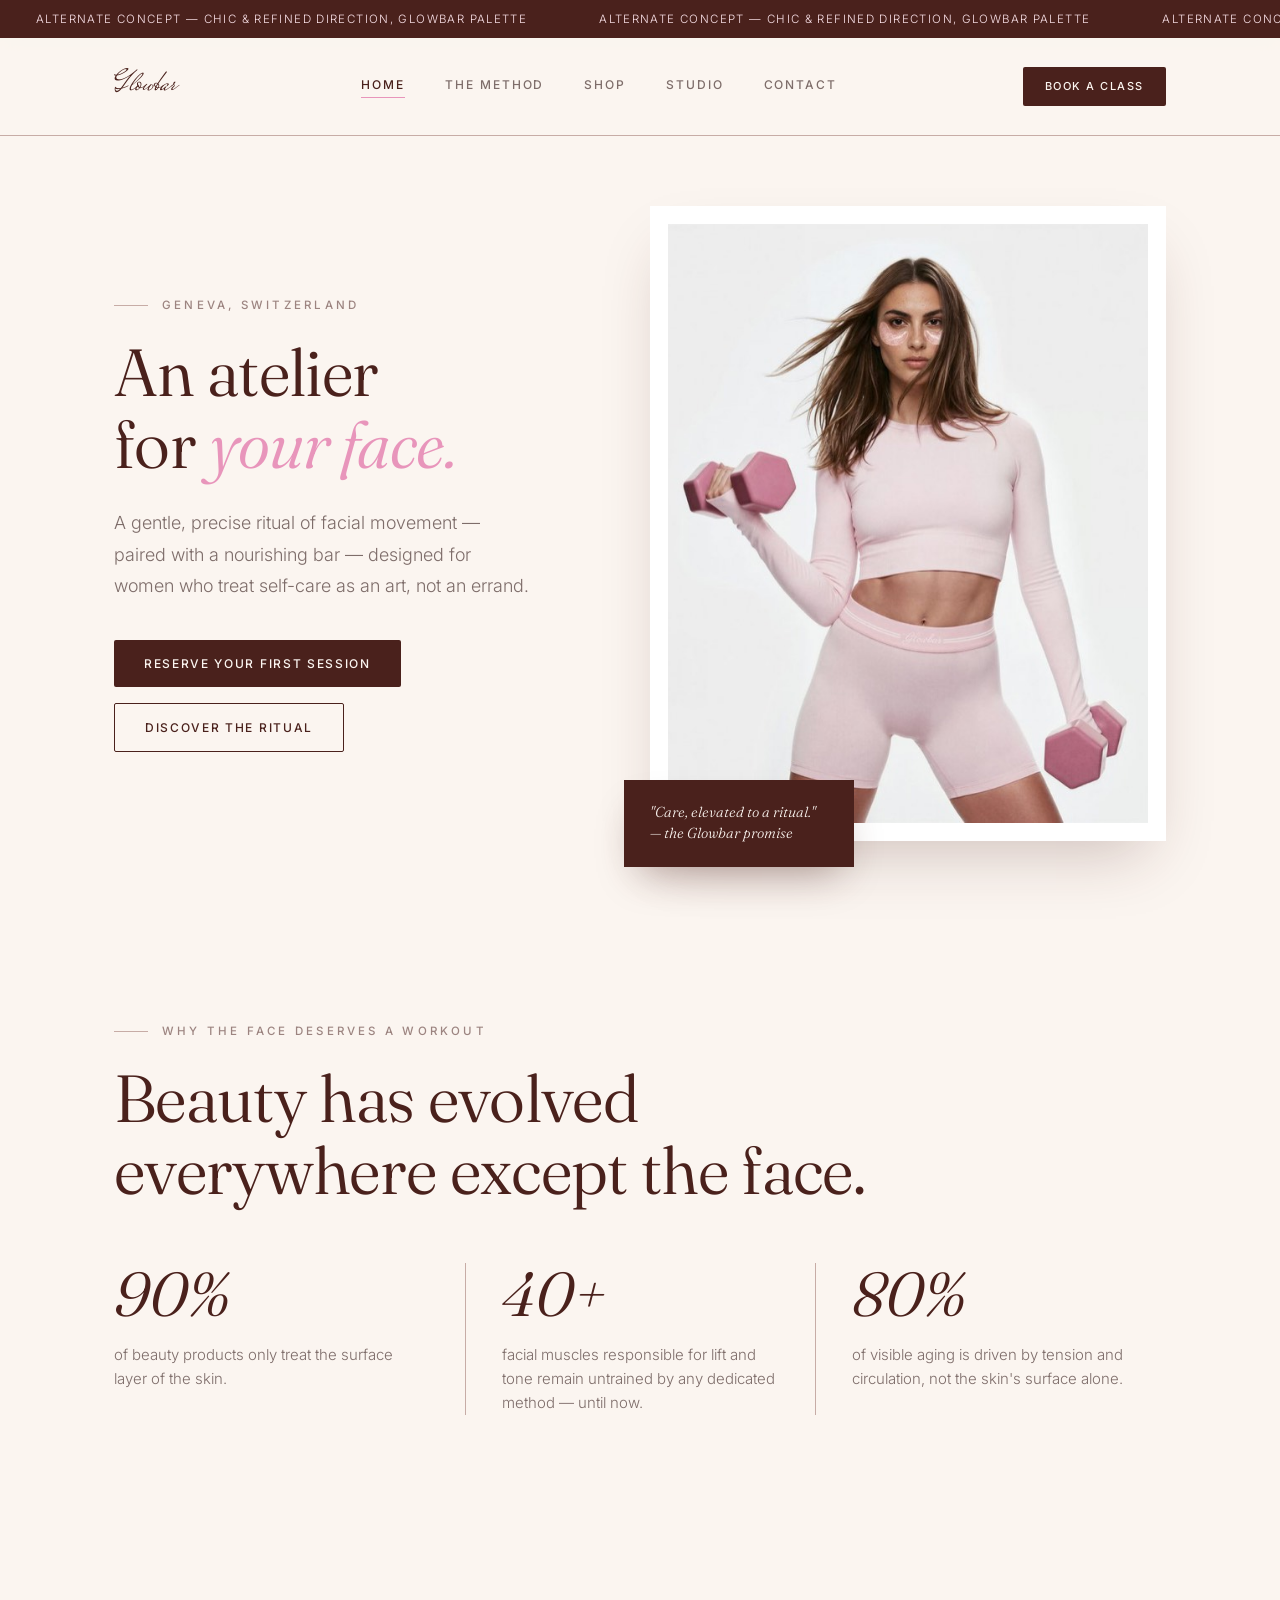
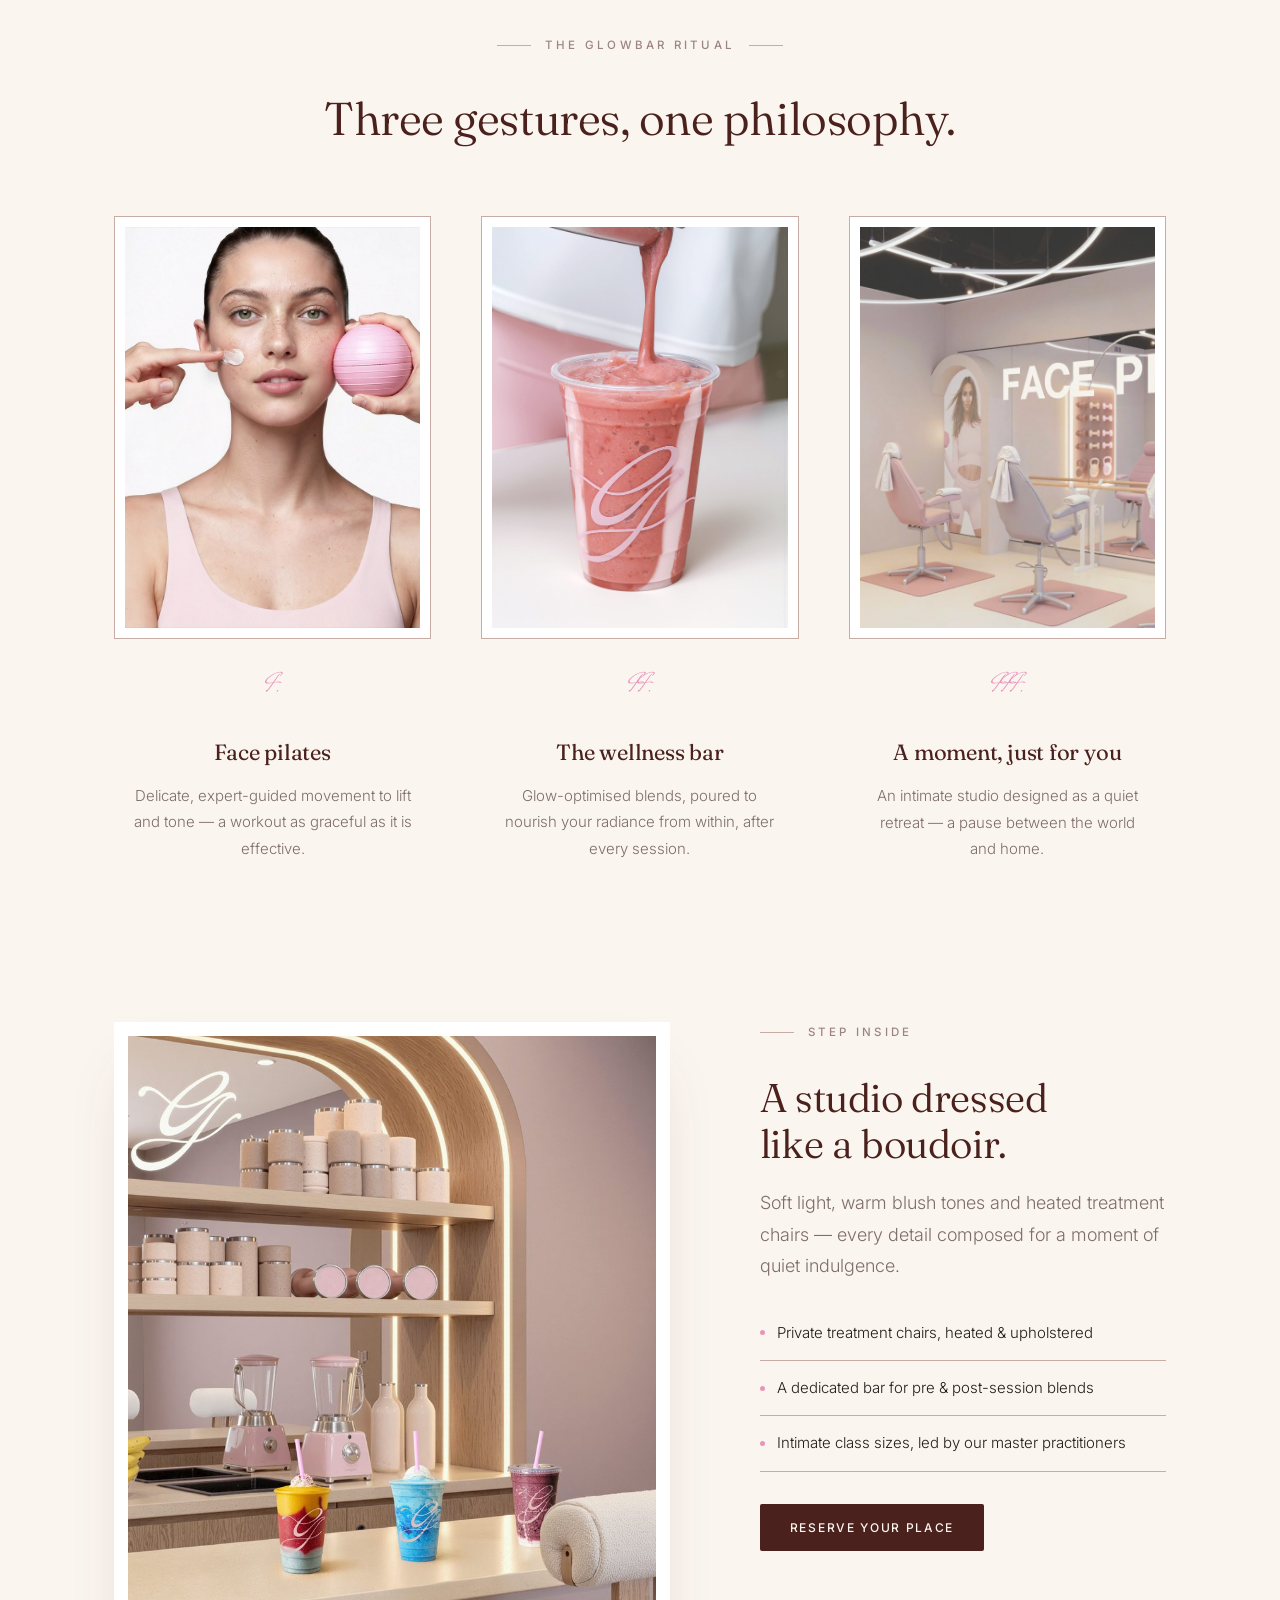
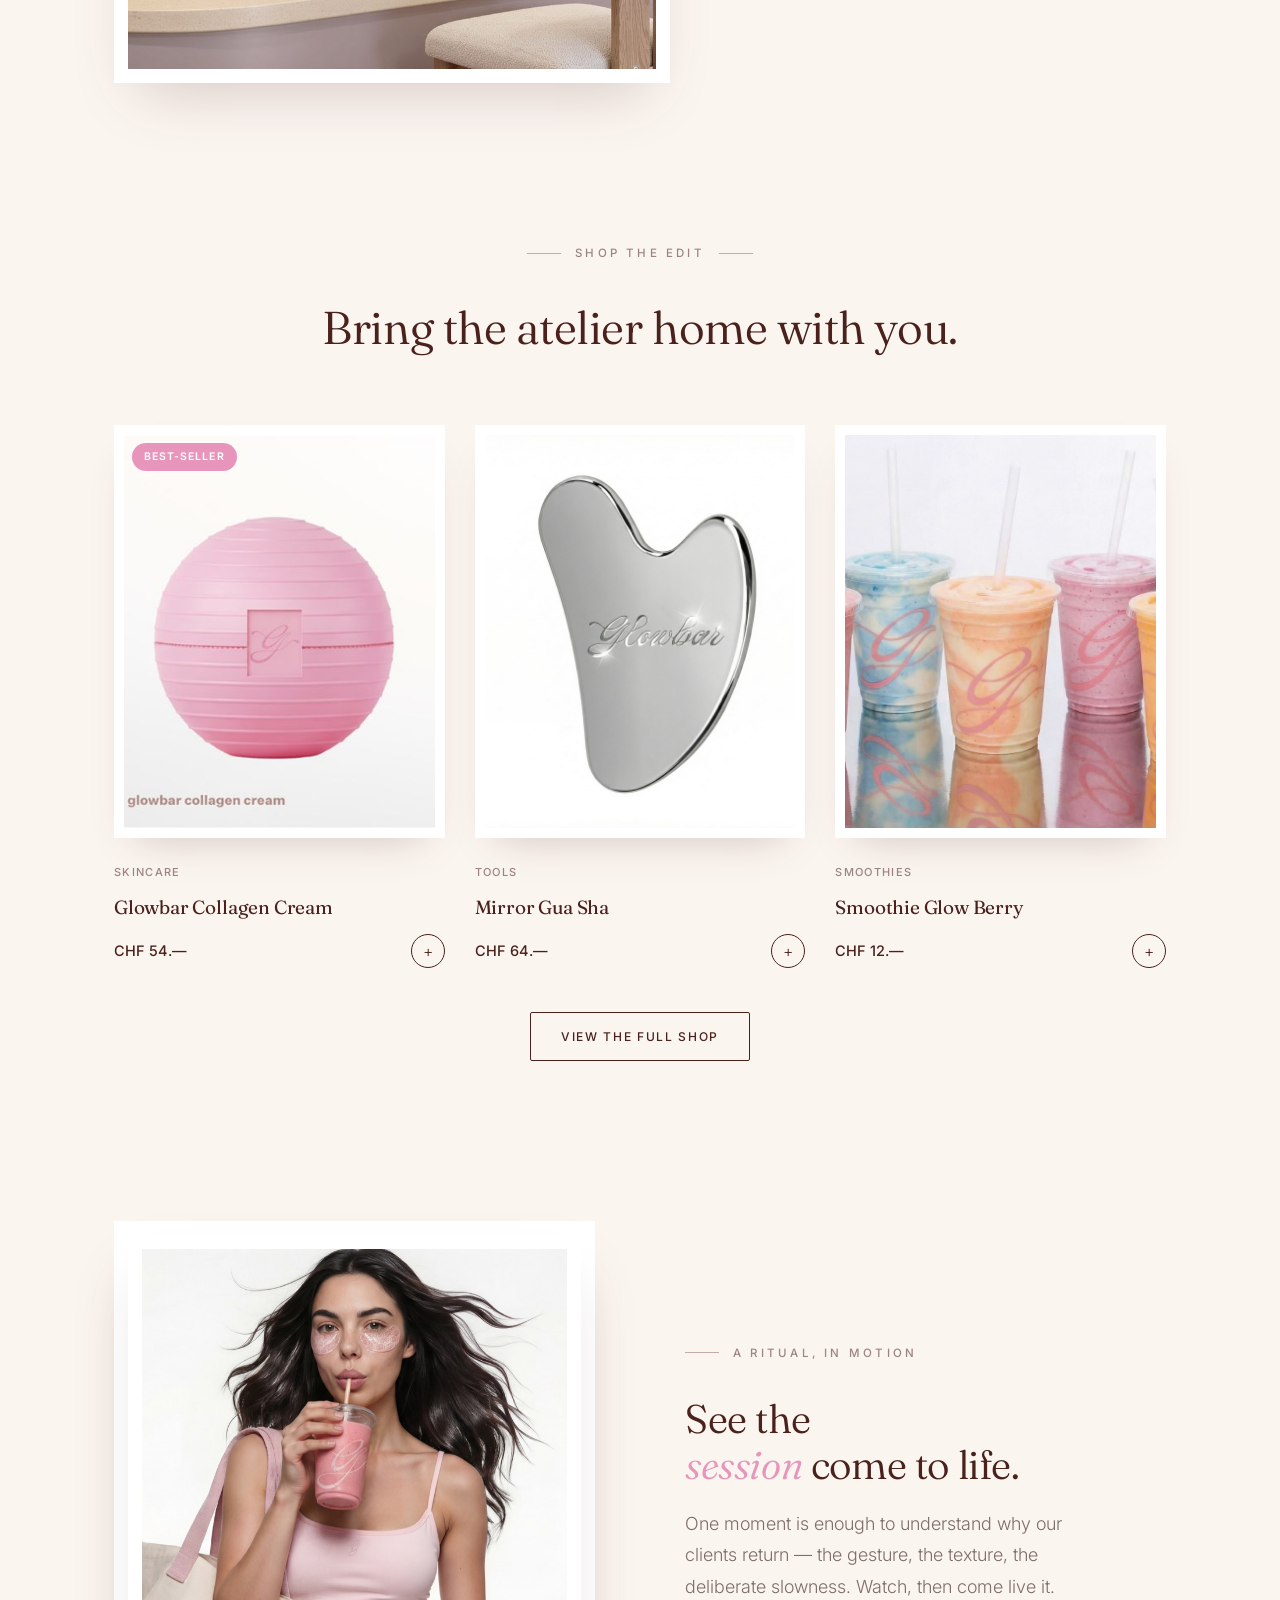
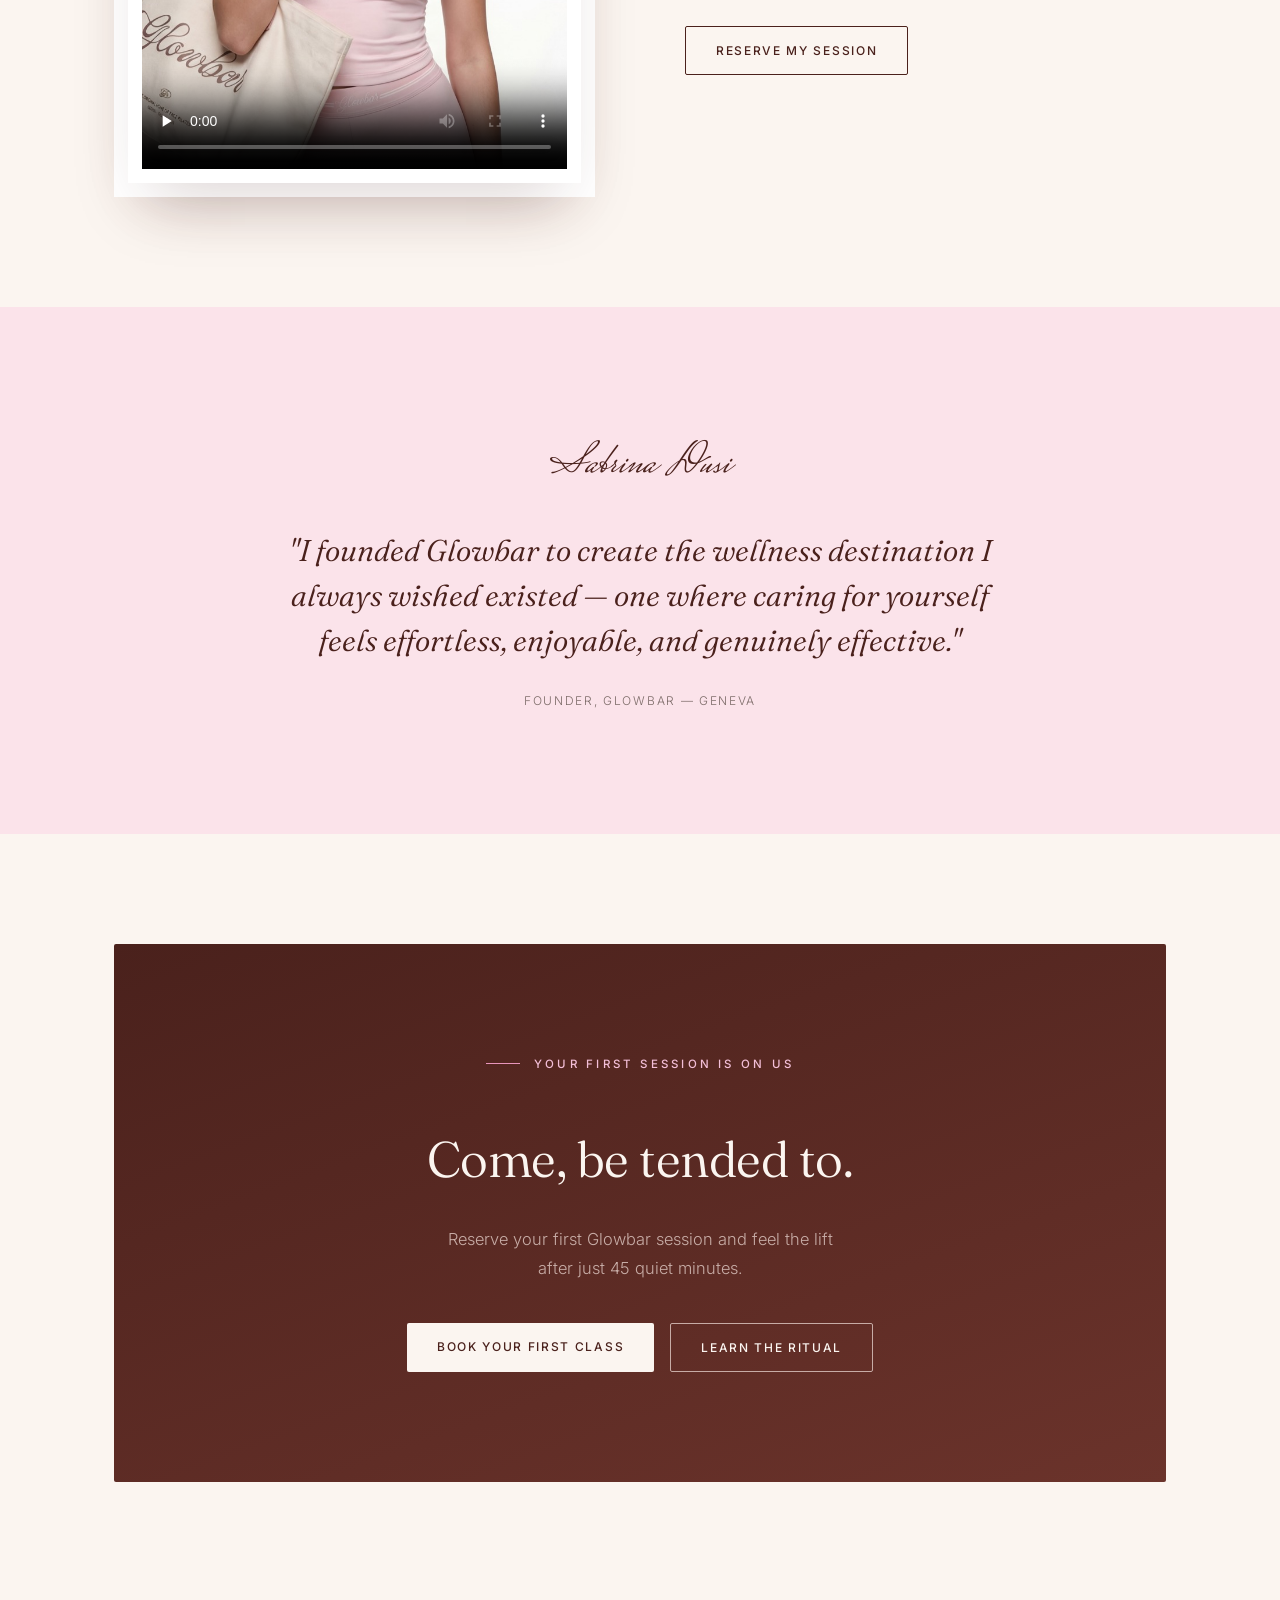
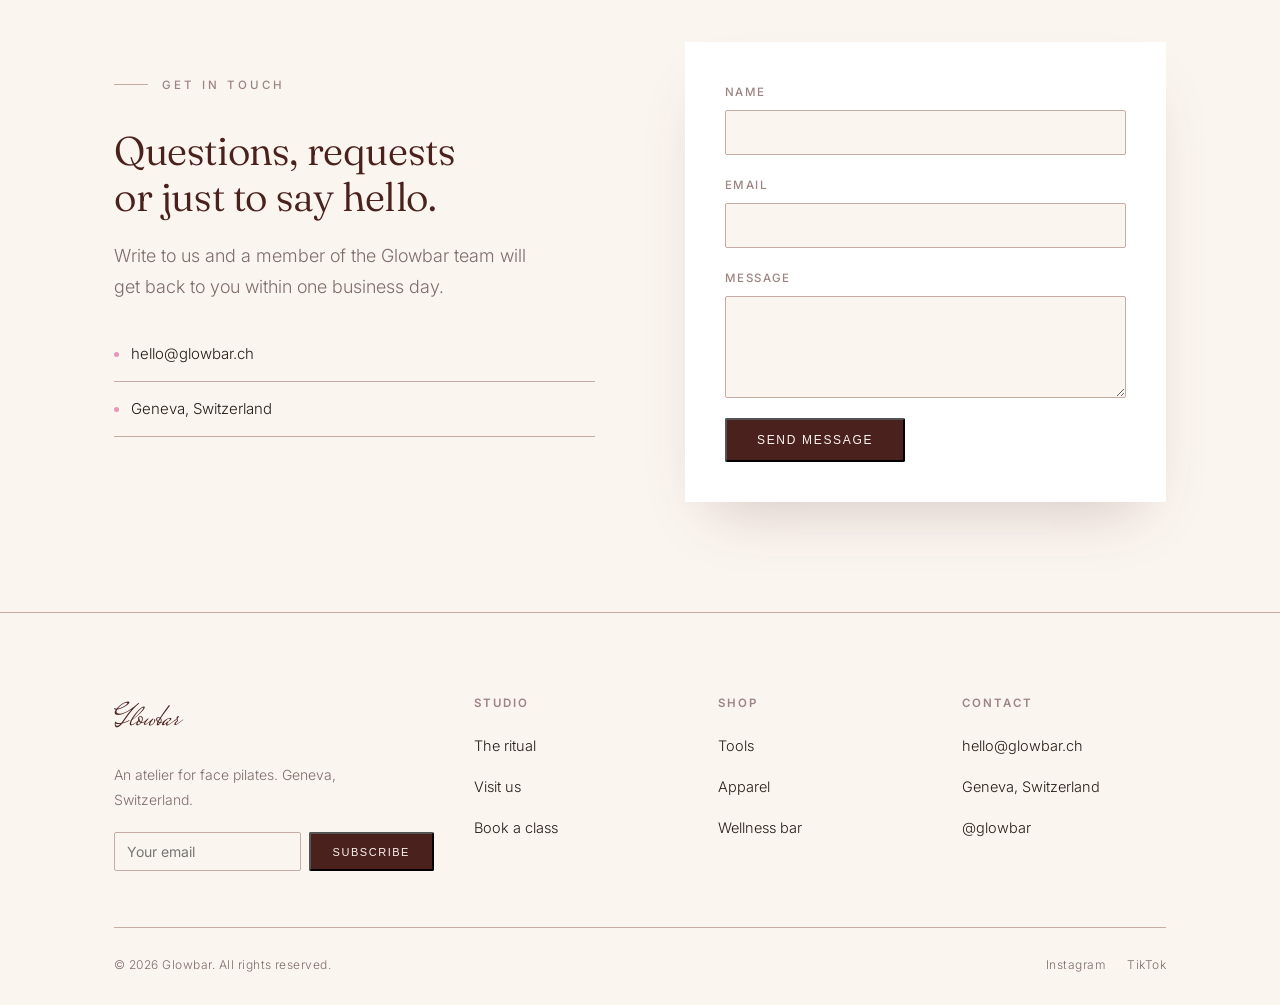
<file: index.html>
<!DOCTYPE html>
<html lang="en">
<head>
<meta charset="UTF-8">
<meta name="viewport" content="width=device-width, initial-scale=1.0">
<title>Glowbar — Home of Face Pilates | Geneva</title>
<meta name="description" content="Glowbar — Geneva's atelier of face pilates. An intimate ritual of movement, nourishment and grace.">
<link rel="preconnect" href="https://fonts.googleapis.com">
<link rel="preconnect" href="https://fonts.gstatic.com" crossorigin>
<link href="https://fonts.googleapis.com/css2?family=Fraunces:ital,opsz,wght@0,9..144,300;0,9..144,340;0,9..144,400;0,9..144,500;0,9..144,600;1,9..144,300;1,9..144,400;1,9..144,500&family=Inter:wght@300;400;500;600&family=Mrs+Saint+Delafield&display=swap" rel="stylesheet">
<style>
  :root{
    --cream:        #FBF5F0;
    --cream-deep:   #F3E9E2;
    --blush:        #FBE3EA;
    --pink:         #F3BFD8;
    --pink-deep:    #E895BB;
    --mauve:        #C7ACA6;
    --mauve-deep:   #9C8480;
    --taupe:        #7E6D6A;
    --oxblood:      #4A211C;
    --oxblood-2:    #6B332B;
    --ink:          #241C1A;
    --white:        #FFFFFF;

    --font-display: 'Fraunces', serif;
    --font-script:  'Mrs Saint Delafield', cursive;
    --font-body:    'Inter', sans-serif;
    --ease: cubic-bezier(.16,.8,.3,1);
  }
  *,*::before,*::after{box-sizing:border-box;}
  html{scroll-behavior:smooth;overflow-anchor:none;}
  body{
    margin:0;background:var(--cream);color:var(--ink);
    font-family:var(--font-body);font-weight:300;
    font-size:16.5px;line-height:1.75;-webkit-font-smoothing:antialiased;
  }
  img{max-width:100%;display:block;}
  a{color:inherit;text-decoration:none;}
  ::selection{background:var(--pink);color:var(--oxblood);}
  .container{max-width:1180px;margin:0 auto;padding:0 clamp(20px,5vw,64px);}
  .eyebrow{
    display:flex;align-items:center;gap:14px;
    font-family:var(--font-body);font-size:11.5px;letter-spacing:.28em;text-transform:uppercase;
    color:var(--mauve-deep);margin-bottom:22px;font-weight:500;
  }
  .eyebrow::before, .eyebrow.center::after{content:"";width:34px;height:1px;background:var(--mauve);}
  .eyebrow.center{justify-content:center;}
  .center{text-align:center;}
  h1,h2,h3{font-family:var(--font-display);font-weight:400;letter-spacing:-0.01em;color:var(--oxblood);}
  em{font-style:italic;color:var(--pink-deep);}
  .script{font-family:var(--font-script);color:var(--oxblood);}

  /* HEADER */
  header{
    position:sticky;top:0;z-index:50;
    background:rgba(251,245,240,.9);backdrop-filter:blur(10px);
    border-bottom:1px solid var(--mauve);
  }
  .nav{display:flex;align-items:center;justify-content:space-between;padding:22px clamp(20px,5vw,64px);max-width:1180px;margin:0 auto;}
  .nav-logo{font-family:var(--font-script);font-size:30px;color:var(--oxblood);}
  .nav-links{display:flex;gap:40px;font-size:12px;letter-spacing:.16em;text-transform:uppercase;font-weight:500;}
  .nav-links a{position:relative;color:var(--taupe);padding-bottom:3px;}
  .nav-links a::after{
    content:"";position:absolute;left:0;right:0;bottom:0;height:1px;background:var(--pink-deep);
    transform:scaleX(0);transform-origin:left;transition:transform .35s var(--ease);
  }
  .nav-links a:hover::after, .nav-links a.active::after{transform:scaleX(1);}
  .nav-links a.active{color:var(--oxblood);}
  .nav-right{display:flex;align-items:center;gap:18px;}
  .nav-toggle{
    display:none;flex-direction:column;gap:5px;background:none;border:none;cursor:pointer;padding:8px;
  }
  .nav-toggle span{width:22px;height:1.5px;background:var(--oxblood);display:block;transition:transform .3s var(--ease),opacity .3s var(--ease);}
  .nav-toggle.open span:nth-child(1){transform:translateY(6.5px) rotate(45deg);}
  .nav-toggle.open span:nth-child(2){opacity:0;}
  .nav-toggle.open span:nth-child(3){transform:translateY(-6.5px) rotate(-45deg);}
  .mobile-panel{
    display:none;flex-direction:column;border-top:1px solid var(--mauve);background:var(--cream);
  }
  .mobile-panel.open{display:flex;}
  .mobile-panel a{
    padding:16px clamp(20px,5vw,64px);border-bottom:1px solid var(--mauve);
    font-size:13px;letter-spacing:.1em;text-transform:uppercase;font-weight:500;color:var(--ink);
  }
  .mobile-panel a.active{color:var(--oxblood);}
  .btn{
    display:inline-block;font-size:12px;letter-spacing:.14em;text-transform:uppercase;font-weight:500;
    padding:13px 30px;border-radius:2px;transition:all .3s var(--ease);
  }
  .btn-primary{background:var(--oxblood);color:var(--cream);}
  .btn-primary:hover{background:var(--oxblood-2);}
  .btn-outline{border:1px solid var(--oxblood);color:var(--oxblood);}
  .btn-outline:hover{background:var(--oxblood);color:var(--cream);}
  .btn-sm{padding:10px 22px;font-size:11px;}

  /* HERO */
  .hero{padding:70px 0 110px;position:relative;}
  .hero-grid{display:grid;grid-template-columns:.95fr 1.05fr;gap:70px;align-items:center;}
  .display{font-size:clamp(42px,5.2vw,68px);line-height:1.08;margin:0 0 26px;font-weight:340;}
  .hero-stats .display{max-width:780px;}
  .stats-row{
    display:grid;grid-template-columns:repeat(3,1fr);gap:0;margin-top:56px;
  }
  .stat-block{
    padding:0 36px;border-left:1px solid var(--mauve);
  }
  .stat-block:first-child{padding-left:0;border-left:none;}
  .stat-number{
    display:block;font-family:var(--font-display);font-style:italic;font-weight:340;
    font-size:clamp(40px,5vw,62px);color:var(--oxblood);line-height:1;margin-bottom:18px;
  }
  .stat-block p{color:var(--taupe);font-size:15px;line-height:1.6;margin:0;}
  @media (max-width:900px){
    .stats-row{grid-template-columns:1fr;gap:36px;}
    .stat-block{padding-left:0;border-left:none;padding-top:28px;border-top:1px solid var(--mauve);}
    .stat-block:first-child{padding-top:0;border-top:none;}
  }
  .lede{font-size:18px;color:var(--taupe);max-width:420px;margin-bottom:38px;font-weight:300;}
  .cta-row{display:flex;gap:16px;flex-wrap:wrap;}
  .hero-media{position:relative;}
  .hero-media .frame{
    position:relative;padding:18px;background:var(--white);
    box-shadow:0 30px 60px -20px rgba(74,33,28,.25);
  }
  .hero-media img{aspect-ratio:4/5;object-fit:cover;}
  .hero-media .corner{
    position:absolute;bottom:-26px;left:-26px;
    background:var(--oxblood);color:var(--cream);
    padding:22px 26px;max-width:230px;
    font-family:var(--font-display);font-style:italic;font-size:14.5px;line-height:1.5;
    box-shadow:0 20px 40px -15px rgba(74,33,28,.4);
  }

  /* DIVIDER QUOTE */
  .statement{padding:100px 0;text-align:center;border-top:1px solid var(--mauve);border-bottom:1px solid var(--mauve);}
  .statement p{
    font-family:var(--font-display);font-style:italic;font-weight:340;
    font-size:clamp(24px,3.4vw,38px);line-height:1.35;max-width:820px;margin:0 auto;color:var(--oxblood);
  }

  /* METHOD */
  .section{padding:110px 0;}
  .section-head{max-width:640px;margin:0 auto 70px;}
  .section-head h2{font-size:clamp(30px,3.6vw,46px);line-height:1.15;font-weight:340;}
  .pillars{display:grid;grid-template-columns:repeat(3,1fr);gap:50px;}
  .pillar{text-align:center;}
  .pillar-media{
    aspect-ratio:3/4;overflow:hidden;margin-bottom:26px;
    border:1px solid var(--mauve);padding:10px;background:var(--white);
  }
  .pillar-media img{width:100%;height:100%;object-fit:cover;}
  .pillar .roman{font-family:var(--font-script);font-size:26px;color:var(--pink-deep);display:block;margin-bottom:10px;}
  .pillar h3{font-size:22px;margin-bottom:12px;font-weight:400;}
  .pillar p{color:var(--taupe);font-size:15px;max-width:280px;margin:0 auto;}

  /* SPLIT */
  .split{display:grid;grid-template-columns:1fr 1fr;gap:90px;align-items:center;}
  .split.split-wide{grid-template-columns:1.3fr .95fr;align-items:stretch;}
  .split.split-wide .split-media{height:100%;}
  .split.split-wide .split-media img{height:100%;object-fit:cover;}
  .split-media{padding:14px;background:var(--white);box-shadow:0 30px 60px -25px rgba(74,33,28,.22);}
  .split-media img{aspect-ratio:5/6;object-fit:cover;}
  .split-copy h2{font-size:clamp(28px,3.4vw,40px);line-height:1.15;margin-bottom:20px;font-weight:340;}
  .split-copy .lede{margin-bottom:24px;}
  .split-copy ul{list-style:none;margin:0 0 32px;padding:0;}
  .split-copy li{
    padding:14px 0;border-bottom:1px solid var(--mauve);
    display:flex;align-items:center;gap:12px;color:var(--ink);font-size:15px;
  }
  .split-copy li::before{content:"";width:5px;height:5px;border-radius:50%;background:var(--pink-deep);flex:none;}

  /* ESHOP PREVIEW */
  .eshop-preview{display:grid;grid-template-columns:repeat(3,1fr);gap:30px;}
  .eshop-card-media{
    aspect-ratio:4/5;background:var(--white);padding:10px;margin-bottom:18px;
    box-shadow:0 20px 40px -22px rgba(74,33,28,.25);position:relative;overflow:hidden;
  }
  .eshop-card-media img{width:100%;height:100%;object-fit:cover;transition:transform .5s var(--ease);}
  .eshop-card:hover .eshop-card-media img{transform:scale(1.04);}
  .eshop-card-tag{
    position:absolute;top:18px;left:18px;background:var(--pink-deep);color:var(--white);
    font-size:10.5px;letter-spacing:.1em;text-transform:uppercase;padding:5px 12px;border-radius:999px;font-weight:600;
  }
  .eshop-card .cat{font-size:11px;letter-spacing:.12em;text-transform:uppercase;color:var(--mauve-deep);font-weight:500;}
  .eshop-card h3{font-size:19px;margin:6px 0 10px;font-weight:400;}
  .eshop-card .product-row{display:flex;align-items:center;justify-content:space-between;}
  .eshop-card .price{font-family:var(--font-body);font-size:14.5px;color:var(--oxblood);font-weight:500;}
  .eshop-card .add-link{
    width:34px;height:34px;border-radius:50%;border:1px solid var(--oxblood);color:var(--oxblood);
    display:flex;align-items:center;justify-content:center;font-size:16px;transition:all .25s var(--ease);
  }
  .eshop-card .add-link:hover{background:var(--oxblood);color:var(--cream);transform:rotate(90deg);}

  /* VIDEO FEATURE */
  .video-feature{
    position:relative;padding:14px;background:var(--white);
    box-shadow:0 30px 60px -25px rgba(74,33,28,.22);
  }
  .video-feature video{width:100%;aspect-ratio:9/16;max-height:520px;object-fit:cover;display:block;background:var(--ink);}

  @media (max-width:900px){
    .eshop-preview{grid-template-columns:1fr 1fr;}
  }

  /* FOUNDER QUOTE */
  .quote-section{padding:120px 0;background:var(--blush);}
  .quote-block{max-width:760px;margin:0 auto;text-align:center;}
  .quote-block .script{font-size:44px;display:block;margin-bottom:24px;}
  .quote-block blockquote{
    font-family:var(--font-display);font-style:italic;font-weight:340;
    font-size:clamp(22px,2.8vw,30px);line-height:1.5;color:var(--oxblood);margin:0 0 22px;
  }
  .quote-block cite{font-size:12px;letter-spacing:.14em;text-transform:uppercase;color:var(--taupe);font-style:normal;}

  /* CTA */
  .cta-band{
    background:linear-gradient(160deg,var(--oxblood),var(--oxblood-2));
    color:var(--cream);padding:110px 0;text-align:center;border-radius:2px;
  }
  .cta-band .eyebrow{color:var(--pink);justify-content:center;}
  .cta-band .eyebrow::before, .cta-band .eyebrow::after{background:var(--pink-deep);}
  .cta-band h2{color:var(--cream);font-size:clamp(30px,4.2vw,50px);font-weight:340;margin-bottom:22px;}
  .cta-band p{color:var(--mauve);max-width:420px;margin:0 auto 40px;}
  .cta-band .cta-row{justify-content:center;}
  .btn-light{background:var(--cream);color:var(--oxblood);}
  .btn-light:hover{background:var(--white);}
  .btn-ghost-dark{border:1px solid var(--mauve);color:var(--cream);}
  .btn-ghost-dark:hover{border-color:var(--cream);}

  /* FOOTER */
  footer{padding:80px 0 30px;border-top:1px solid var(--mauve);}
  .footer-top{display:grid;grid-template-columns:1.4fr 1fr 1fr 1fr;gap:40px;padding-bottom:50px;}
  .footer-brand .script{font-size:32px;display:block;margin-bottom:10px;}
  .footer-brand p{color:var(--taupe);font-size:14px;max-width:240px;}
  .footer-col h4{font-size:11.5px;letter-spacing:.18em;text-transform:uppercase;color:var(--mauve-deep);margin:0 0 18px;font-weight:600;}
  .footer-col ul{list-style:none;margin:0;padding:0;}
  .footer-col li{margin-bottom:12px;}
  .footer-col a{color:var(--ink);font-size:14.5px;}
  .footer-col a:hover{color:var(--pink-deep);}
  .footer-bottom{
    display:flex;justify-content:space-between;padding-top:26px;border-top:1px solid var(--mauve);
    font-size:12px;color:var(--taupe);letter-spacing:.04em;
  }
  .footer-social{display:flex;gap:22px;}
  .footer-social a:hover{color:var(--pink-deep);}

  /* FORMS */
  .sr-only{position:absolute;width:1px;height:1px;padding:0;margin:-1px;overflow:hidden;clip:rect(0,0,0,0);white-space:nowrap;border:0;}
  .contact-form-wrap{background:var(--white);padding:40px;box-shadow:0 30px 60px -25px rgba(74,33,28,.22);}
  .contact-form{display:flex;flex-direction:column;gap:20px;}
  .contact-form label{
    display:flex;flex-direction:column;gap:8px;
    font-size:11.5px;letter-spacing:.12em;text-transform:uppercase;color:var(--mauve-deep);font-weight:500;
  }
  .contact-form input,.contact-form textarea{
    font-family:var(--font-body);font-size:15px;color:var(--ink);font-weight:400;
    background:var(--cream);border:1px solid var(--mauve);border-radius:2px;
    padding:12px 14px;resize:vertical;
  }
  .contact-form input:focus,.contact-form textarea:focus{outline:none;border-color:var(--oxblood);}
  .contact-form button{align-self:flex-start;}
  .form-note{color:var(--oxblood);font-size:14px;margin-top:16px;}
  .newsletter-form{display:flex;gap:8px;margin:20px 0 6px;max-width:320px;}
  .newsletter-form input{
    flex:1;min-width:0;font-family:var(--font-body);font-size:14px;color:var(--ink);
    background:var(--cream);border:1px solid var(--mauve);border-radius:2px;padding:10px 12px;
  }
  .newsletter-form input:focus{outline:none;border-color:var(--oxblood);}
  .footer-brand .form-note{font-size:13px;max-width:240px;}
  .banner{
    background:var(--oxblood);color:var(--blush);padding:9px 0;
    font-size:11.5px;letter-spacing:.12em;text-transform:uppercase;
    overflow:hidden;white-space:nowrap;
  }
  .banner .marquee{
    display:inline-flex;width:max-content;
    animation:marquee-scroll 24s linear infinite;
  }
  .banner .marquee span{padding:0 36px;}
  @keyframes marquee-scroll{
    from{transform:translateX(0);}
    to{transform:translateX(-50%);}
  }
  @media (prefers-reduced-motion:reduce){
    .banner .marquee{animation:none;}
  }

  @media (max-width:900px){
    .hero-grid, .split, .split.split-wide, .footer-top{grid-template-columns:1fr;gap:50px;}
    .split.split-wide .split-media{height:auto;}
    .split.split-wide .split-media img{height:auto;aspect-ratio:16/9;}
    .pillars{grid-template-columns:1fr;gap:60px;}
    .nav-links{display:none;}
    .nav-toggle{display:inline-flex;}
    .hero-media .corner{position:static;margin-top:18px;max-width:none;}

    /* homogeneous mobile spacing rhythm */
    .hero{padding:48px 0 56px;}
    .section{padding:64px 0;}
    .statement{padding:56px 0;}
    .quote-section{padding:64px 0;}
    .cta-band{padding:64px 0;}
    footer{padding:56px 0 24px;}
    .footer-top{gap:40px;padding-bottom:36px;}
    .contact-form-wrap{padding:28px;}
    .stats-row{margin-top:40px;}
  }
</style>
</head>
<body>

<div class="banner">
  <div class="marquee" aria-hidden="false">
    <span>Alternate concept — chic &amp; refined direction, Glowbar palette</span>
    <span>Alternate concept — chic &amp; refined direction, Glowbar palette</span>
    <span>Alternate concept — chic &amp; refined direction, Glowbar palette</span>
    <span>Alternate concept — chic &amp; refined direction, Glowbar palette</span>
  </div>
</div>

<header>
  <nav class="nav">
    <a href="#" class="nav-logo">Glowbar</a>
    <div class="nav-links">
      <a href="#" class="active">Home</a>
      <a href="#method">The Method</a>
      <a href="shop.html">Shop</a>
      <a href="#studio">Studio</a>
      <a href="#contact">Contact</a>
    </div>
    <div class="nav-right">
      <a href="#book" class="btn btn-primary btn-sm">Book a class</a>
      <button class="nav-toggle" aria-label="Open menu" aria-expanded="false">
        <span></span><span></span><span></span>
      </button>
    </div>
  </nav>
  <div class="mobile-panel">
    <a href="#" class="active">Home</a>
    <a href="#method">The Method</a>
    <a href="shop.html">Shop</a>
    <a href="#studio">Studio</a>
    <a href="#contact">Contact</a>
    <a href="#book">Book a class</a>
  </div>
</header>

<main>

  <section class="hero">
    <div class="container hero-grid">
      <div class="hero-copy">
        <span class="eyebrow">Geneva, Switzerland</span>
        <h1 class="display">An atelier<br>for <em>your face.</em></h1>
        <p class="lede">A gentle, precise ritual of facial movement — paired with a nourishing bar — designed for women who treat self-care as an art, not an errand.</p>
        <div class="cta-row">
          <a href="#book" class="btn btn-primary">Reserve your first session</a>
          <a href="#method" class="btn btn-outline">Discover the ritual</a>
        </div>
      </div>
      <div class="hero-media">
        <div class="frame">
          <img src="assets/campaign-dumbbells.jpg" alt="Glowbar client holding pink sculpting weights" loading="eager" fetchpriority="high" decoding="async">
        </div>
        <div class="corner">"Care, elevated to a ritual." — the Glowbar promise</div>
      </div>
    </div>
  </section>

  <section class="hero hero-stats">
    <div class="container">
      <span class="eyebrow">Why the face deserves a workout</span>
      <h2 class="display">Beauty has evolved<br>everywhere except the face.</h2>
      <div class="stats-row">
        <div class="stat-block">
          <span class="stat-number">90%</span>
          <p>of beauty products only treat the surface layer of the skin.</p>
        </div>
        <div class="stat-block">
          <span class="stat-number">40+</span>
          <p>facial muscles responsible for lift and tone remain untrained by any dedicated method — until now.</p>
        </div>
        <div class="stat-block">
          <span class="stat-number">80%</span>
          <p>of visible aging is driven by tension and circulation, not the skin's surface alone.</p>
        </div>
      </div>
    </div>
  </section>

<section class="section" id="method">
    <div class="container">
      <div class="section-head center">
        <span class="eyebrow center">The Glowbar Ritual</span>
        <h2>Three gestures, one philosophy.</h2>
      </div>
      <div class="pillars">
        <article class="pillar">
          <div class="pillar-media"><img src="assets/treatment-ball.jpg" alt="Facial sculpting tool applied to the cheek" loading="lazy" decoding="async"></div>
          <span class="roman">I.</span>
          <h3>Face pilates</h3>
          <p>Delicate, expert-guided movement to lift and tone — a workout as graceful as it is effective.</p>
        </article>
        <article class="pillar">
          <div class="pillar-media"><img src="assets/smoothie-pour.jpg" alt="A Glowbar smoothie being poured" loading="lazy" decoding="async"></div>
          <span class="roman">II.</span>
          <h3>The wellness bar</h3>
          <p>Glow-optimised blends, poured to nourish your radiance from within, after every session.</p>
        </article>
        <article class="pillar">
          <div class="pillar-media"><img src="assets/studio-interior.jpg" alt="Glowbar studio interior" loading="lazy" decoding="async"></div>
          <span class="roman">III.</span>
          <h3>A moment, just for you</h3>
          <p>An intimate studio designed as a quiet retreat — a pause between the world and home.</p>
        </article>
      </div>
    </div>
  </section>

  <section class="section" id="studio" style="padding-top:50px;">
    <div class="container">
      <div class="split split-wide">
        <div class="split-media"><img src="assets/wellness-counter.jpg" alt="Glowbar wellness bar counter with neon signage, smoothies and fresh ingredients" loading="lazy" decoding="async"></div>
        <div class="split-copy">
          <span class="eyebrow">Step inside</span>
          <h2>A studio dressed<br>like a boudoir.</h2>
          <p class="lede">Soft light, warm blush tones and heated treatment chairs — every detail composed for a moment of quiet indulgence.</p>
          <ul>
            <li>Private treatment chairs, heated &amp; upholstered</li>
            <li>A dedicated bar for pre &amp; post-session blends</li>
            <li>Intimate class sizes, led by our master practitioners</li>
          </ul>
          <div class="cta-row"><a href="#book" class="btn btn-primary">Reserve your place</a></div>
        </div>
      </div>
    </div>
  </section>

  <section class="section" style="padding-top:50px;">
    <div class="container">
      <div class="section-head center">
        <span class="eyebrow center">Shop the edit</span>
        <h2>Bring the atelier home with you.</h2>
      </div>
      <div class="eshop-preview">
        <article class="eshop-card">
          <div class="eshop-card-media">
            <span class="eshop-card-tag">Best-seller</span>
            <img src="assets/product-collagen-cream.jpg" alt="Glowbar Collagen Cream" loading="lazy" decoding="async" width="800" height="946">
          </div>
          <span class="cat">Skincare</span>
          <h3>Glowbar Collagen Cream</h3>
          <div class="product-row">
            <span class="price">CHF 54.—</span>
            <a href="shop.html" class="add-link" aria-label="Discover Glowbar Collagen Cream">+</a>
          </div>
        </article>
        <article class="eshop-card">
          <div class="eshop-card-media">
            <img src="assets/product-tools-set.jpg" alt="Roller quartz rose, gua sha miroir et bandeau Glowbar" loading="lazy" decoding="async" width="800" height="800">
          </div>
          <span class="cat">Tools</span>
          <h3>Mirror Gua Sha</h3>
          <div class="product-row">
            <span class="price">CHF 64.—</span>
            <a href="shop.html" class="add-link" aria-label="Discover Mirror Gua Sha">+</a>
          </div>
        </article>
        <article class="eshop-card">
          <div class="eshop-card-media">
            <img src="assets/product-smoothie-lineup.jpg" alt="Gamme de smoothies glow Glowbar" loading="lazy" decoding="async" width="800" height="447">
          </div>
          <span class="cat">Smoothies</span>
          <h3>Smoothie Glow Berry</h3>
          <div class="product-row">
            <span class="price">CHF 12.—</span>
            <a href="shop.html" class="add-link" aria-label="Discover Smoothie Glow Berry">+</a>
          </div>
        </article>
      </div>
      <div class="cta-row" style="justify-content:center;margin-top:44px;">
        <a href="shop.html" class="btn btn-outline">View the full shop</a>
      </div>
    </div>
  </section>

  <section class="section" style="padding-top:50px;">
    <div class="container">
      <div class="split">
        <div class="split-media">
          <div class="video-feature">
            <video controls preload="none" poster="assets/campaign-smoothie-tote.jpg" playsinline aria-label="Glowbar — discover the ritual in motion">
              <source src="assets/video/glow-ritual-2.mp4" type="video/mp4">
            </video>
          </div>
        </div>
        <div class="split-copy">
          <span class="eyebrow">A ritual, in motion</span>
          <h2>See the<br><em>session</em> come to life.</h2>
          <p class="lede">One moment is enough to understand why our clients return — the gesture, the texture, the deliberate slowness. Watch, then come live it.</p>
          <div class="cta-row"><a href="#book" class="btn btn-outline">Reserve my session</a></div>
        </div>
      </div>
    </div>
  </section>

  <section class="quote-section">
    <div class="container">
      <div class="quote-block">
        <span class="script">Sabrina Dusi</span>
        <blockquote>"I founded Glowbar to create the wellness destination I always wished existed — one where caring for yourself feels effortless, enjoyable, and genuinely effective."</blockquote>
        <cite>Founder, Glowbar — Geneva</cite>
      </div>
    </div>
  </section>

  <section class="section" id="book">
    <div class="container">
      <div class="cta-band">
        <span class="eyebrow">Your first session is on us</span>
        <h2>Come, be tended to.</h2>
        <p>Reserve your first Glowbar session and feel the lift after just 45 quiet minutes.</p>
        <div class="cta-row">
          <a href="#" class="btn btn-light">Book your first class</a>
          <a href="#method" class="btn btn-ghost-dark">Learn the ritual</a>
        </div>
      </div>
    </div>
  </section>

  <section class="section" id="contact" style="padding-top:50px;">
    <div class="container">
      <div class="split">
        <div class="split-copy">
          <span class="eyebrow">Get in touch</span>
          <h2>Questions, requests<br>or just to say hello.</h2>
          <p class="lede">Write to us and a member of the Glowbar team will get back to you within one business day.</p>
          <ul>
            <li><a href="mailto:hello@glowbar.ch">hello@glowbar.ch</a></li>
            <li>Geneva, Switzerland</li>
          </ul>
        </div>
        <div class="contact-form-wrap">
          <form class="contact-form" data-form>
            <label>Name<input type="text" name="name" autocomplete="name" required></label>
            <label>Email<input type="email" name="email" autocomplete="email" required></label>
            <label>Message<textarea name="message" rows="4" required></textarea></label>
            <button type="submit" class="btn btn-primary">Send message</button>
          </form>
          <p class="form-note" hidden>Thank you — we'll be in touch within one business day.</p>
        </div>
      </div>
    </div>
  </section>

</main>

<footer>
  <div class="container">
    <div class="footer-top">
      <div class="footer-brand">
        <span class="script">Glowbar</span>
        <p>An atelier for face pilates. Geneva, Switzerland.</p>
        <form class="newsletter-form" data-form>
          <label class="sr-only" for="newsletter-email">Email address</label>
          <input type="email" id="newsletter-email" name="email" placeholder="Your email" autocomplete="email" required>
          <button type="submit" class="btn btn-primary btn-sm">Subscribe</button>
        </form>
        <p class="form-note" hidden>You're on the list — welcome to the glow.</p>
      </div>
      <div class="footer-col">
        <h4>Studio</h4>
        <ul>
          <li><a href="#method">The ritual</a></li>
          <li><a href="#studio">Visit us</a></li>
          <li><a href="#book">Book a class</a></li>
        </ul>
      </div>
      <div class="footer-col">
        <h4>Shop</h4>
        <ul>
          <li><a href="shop.html">Tools</a></li>
          <li><a href="shop.html">Apparel</a></li>
          <li><a href="shop.html">Wellness bar</a></li>
        </ul>
      </div>
      <div class="footer-col">
        <h4>Contact</h4>
        <ul>
          <li><a href="mailto:hello@glowbar.ch">hello@glowbar.ch</a></li>
          <li><a href="#">Geneva, Switzerland</a></li>
          <li><a href="#">@glowbar</a></li>
        </ul>
      </div>
    </div>
    <div class="footer-bottom">
      <span>© 2026 Glowbar. All rights reserved.</span>
      <div class="footer-social">
        <a href="#">Instagram</a><a href="#">TikTok</a>
      </div>
    </div>
  </div>
</footer>

<script src="script.js" defer></script>
</body>
</html>
</file>
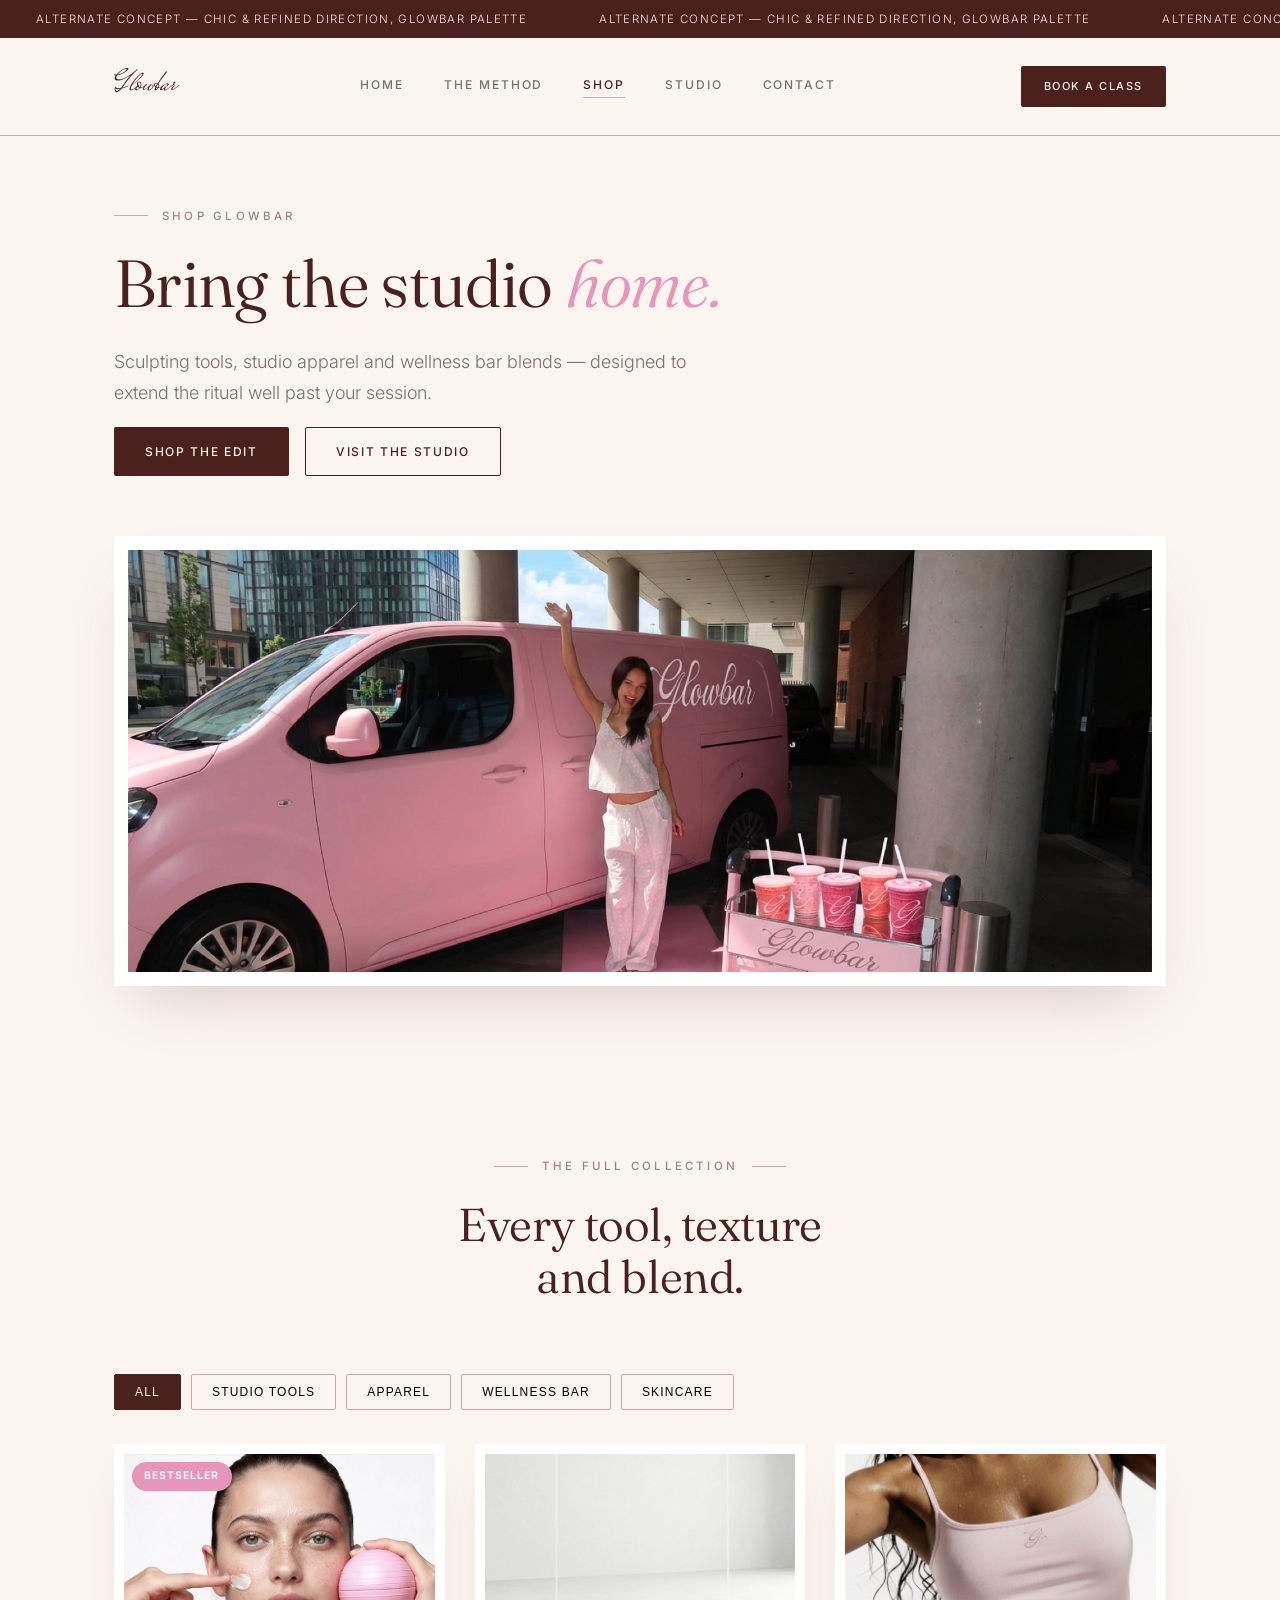
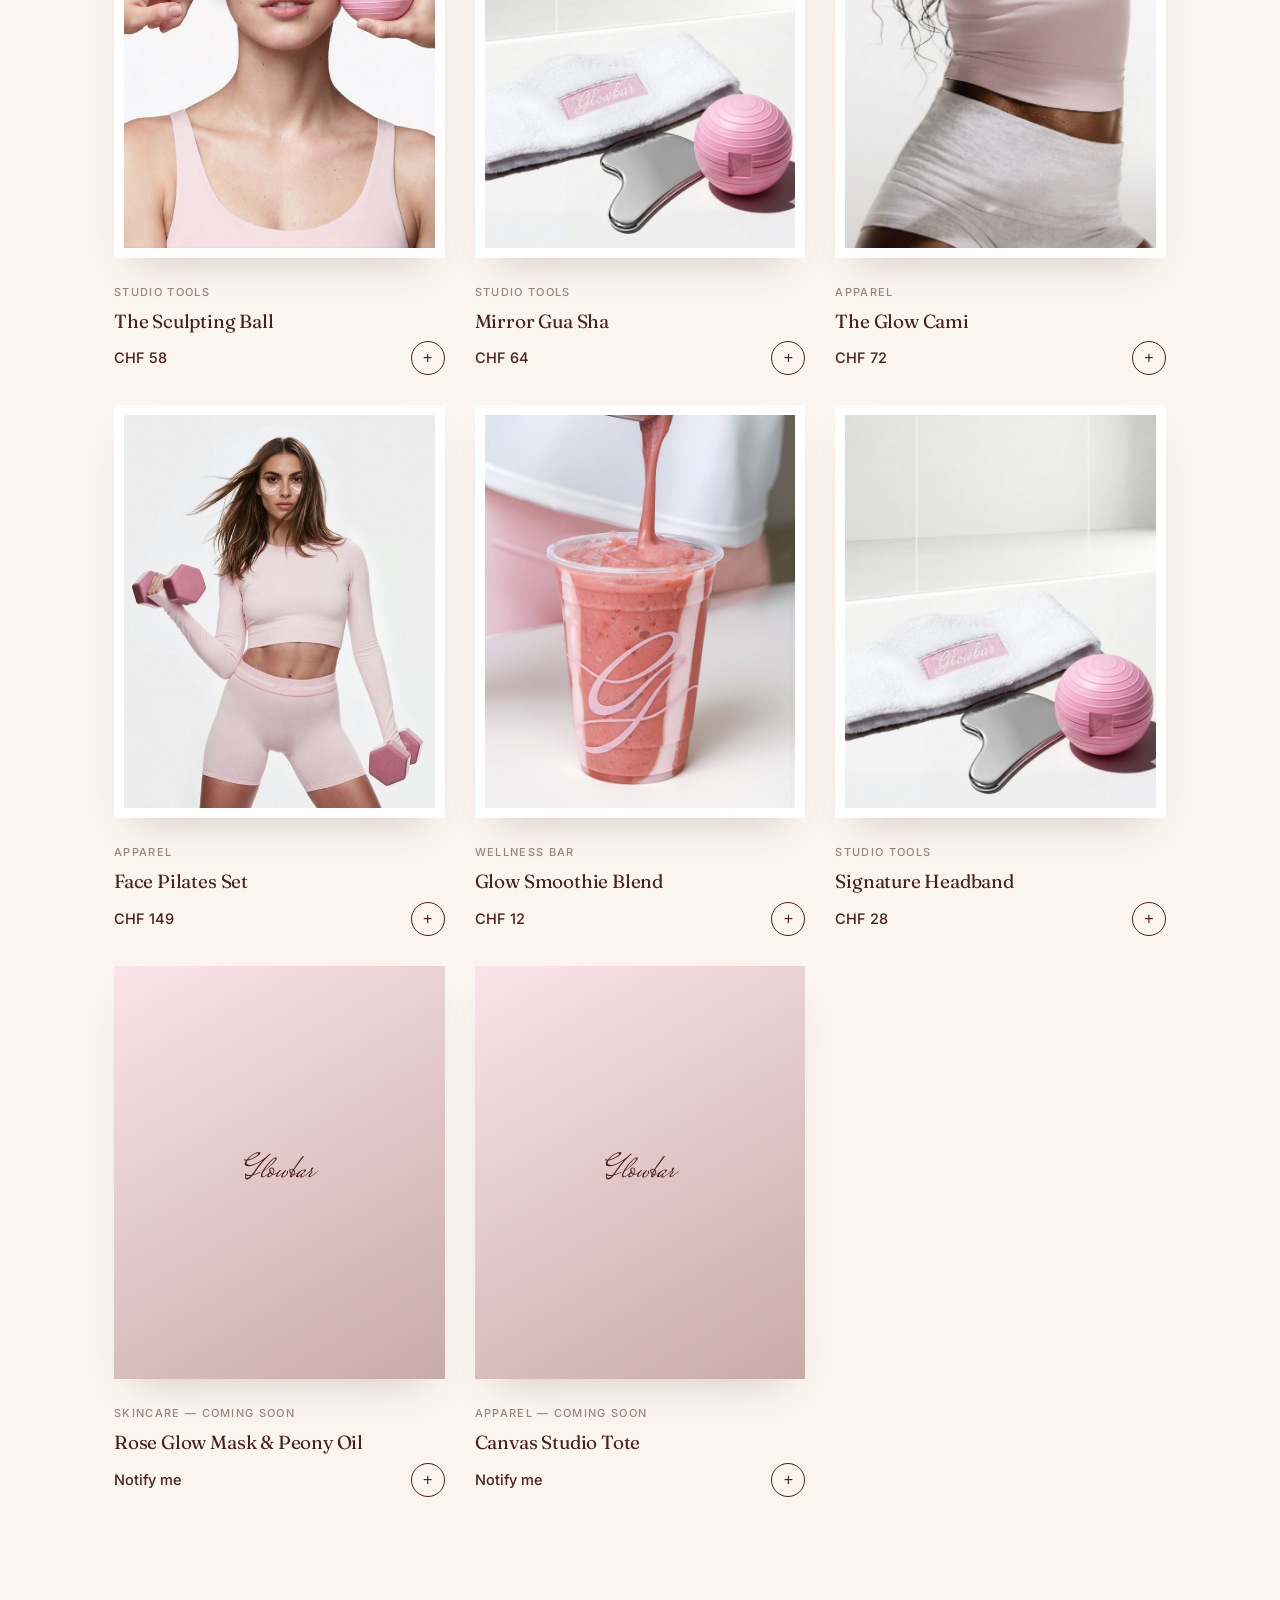
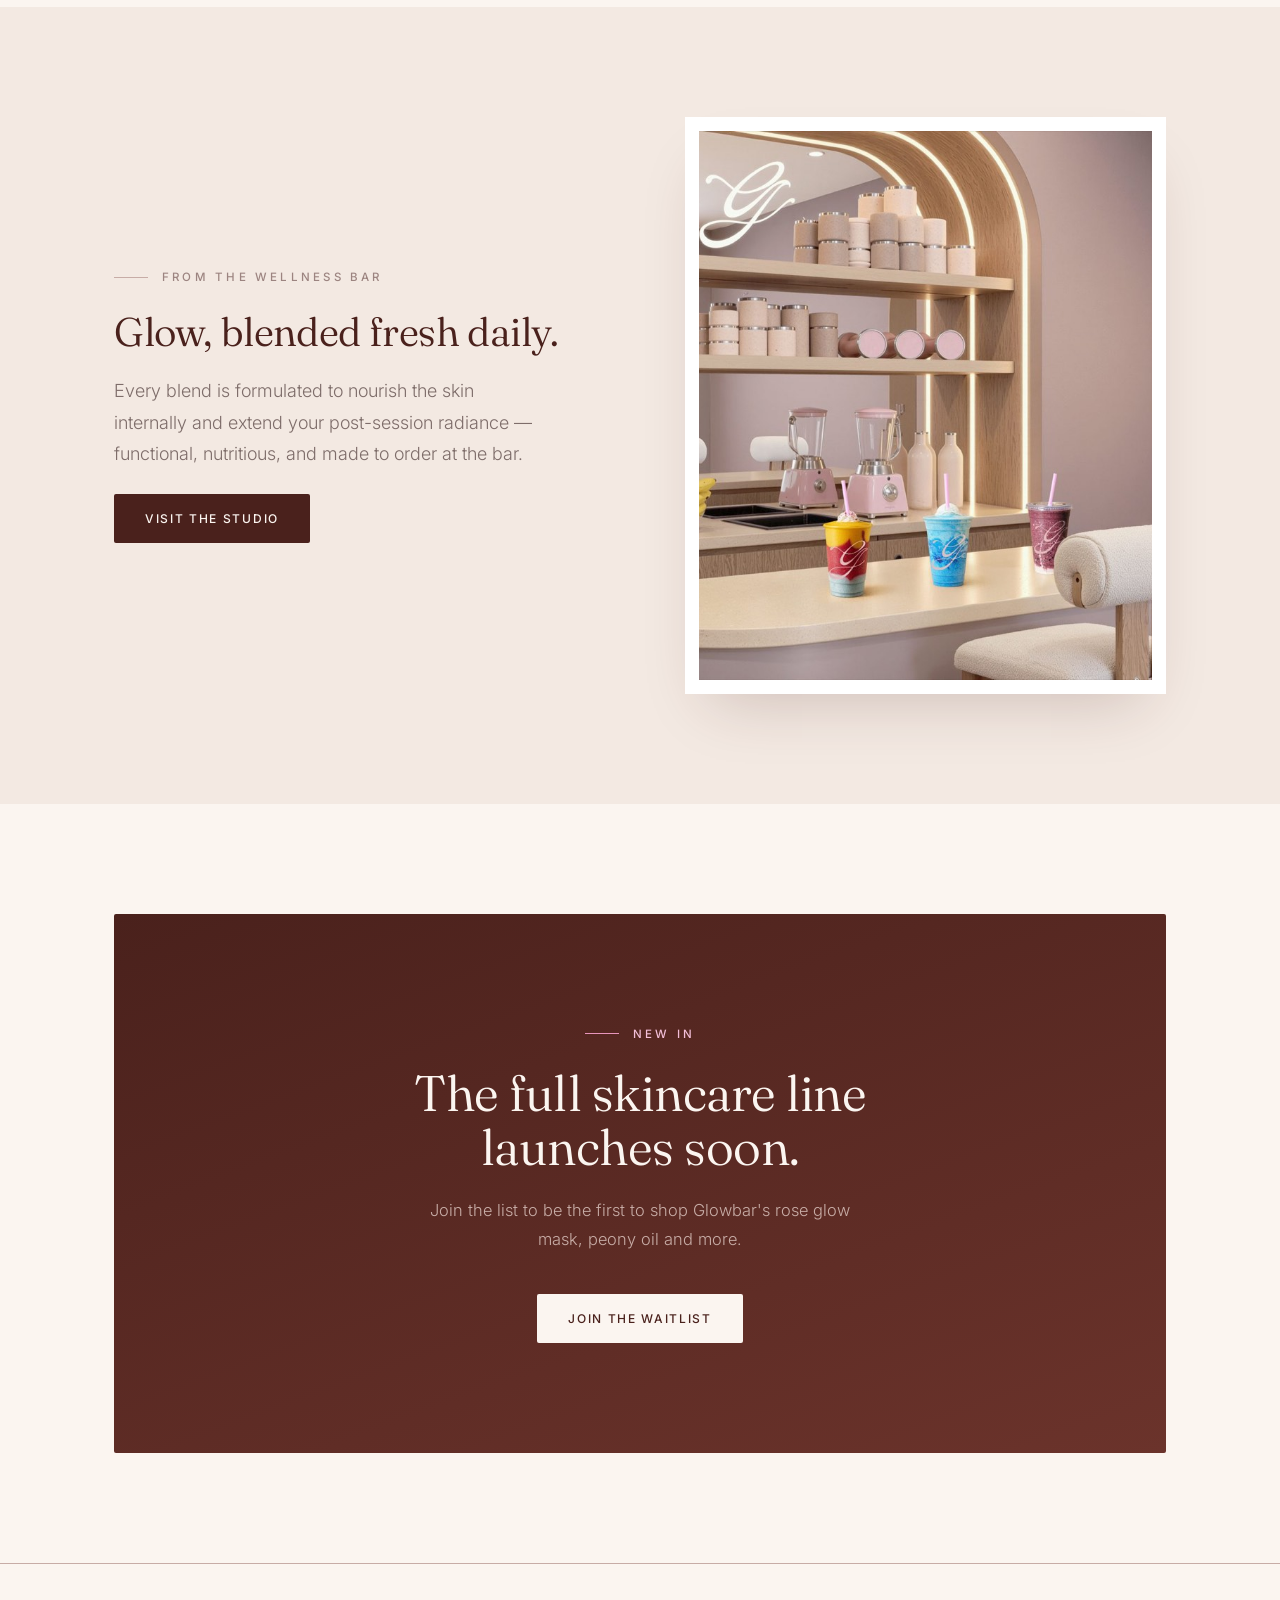
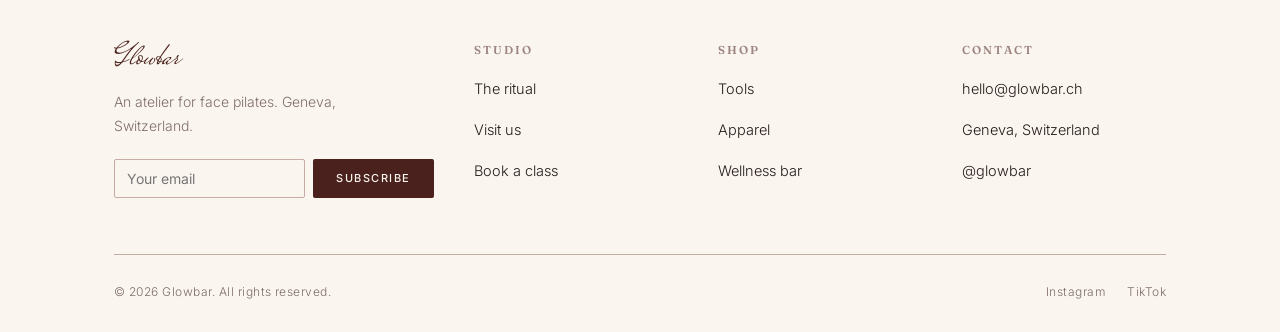
<file: shop.html>
<!DOCTYPE html>
<html lang="en">
<head>
<meta charset="UTF-8">
<meta name="viewport" content="width=device-width, initial-scale=1.0">
<title>Shop — Glowbar | Tools, Apparel &amp; Wellness Bar</title>
<meta name="description" content="Shop Glowbar's sculpting tools, studio apparel and wellness bar blends — bring the face pilates ritual home with you.">
<link rel="preconnect" href="https://fonts.googleapis.com">
<link rel="preconnect" href="https://fonts.gstatic.com" crossorigin>
<link href="https://fonts.googleapis.com/css2?family=Fraunces:ital,opsz,wght@0,9..144,300;0,9..144,340;0,9..144,400;0,9..144,500;0,9..144,600;1,9..144,400;1,9..144,500&family=Inter:wght@400;500;600;700&family=Mrs+Saint+Delafield&display=swap" rel="stylesheet">
<link rel="stylesheet" href="styles.css">
</head>
<body>

<div class="banner">
  <div class="marquee" aria-hidden="false">
    <span>Alternate concept — chic &amp; refined direction, Glowbar palette</span>
    <span>Alternate concept — chic &amp; refined direction, Glowbar palette</span>
    <span>Alternate concept — chic &amp; refined direction, Glowbar palette</span>
    <span>Alternate concept — chic &amp; refined direction, Glowbar palette</span>
  </div>
</div>

<header class="site-header">
  <nav class="nav">
    <a href="index.html" class="nav-logo">Glowbar</a>
    <div class="nav-links">
      <a href="index.html">Home</a>
      <a href="index.html#method">The Method</a>
      <a href="shop.html" class="active">Shop</a>
      <a href="index.html#studio">Studio</a>
      <a href="index.html#contact">Contact</a>
    </div>
    <div class="nav-right">
      <a href="index.html#book" class="btn btn-primary btn-sm">Book a class</a>
      <button class="nav-toggle" aria-label="Open menu" aria-expanded="false">
        <span></span><span></span><span></span>
      </button>
    </div>
  </nav>
  <div class="mobile-panel">
    <a href="index.html">Home</a>
    <a href="index.html#method">The Method</a>
    <a href="shop.html">Shop</a>
    <a href="index.html#studio">Studio</a>
    <a href="index.html#book">Book a class</a>
  </div>
</header>

<main>

  <!-- HERO -->
  <section class="hero" style="padding-bottom:0;">
    <div class="container">
      <div class="reveal in" style="max-width:640px;">
        <span class="eyebrow">Shop Glowbar</span>
        <h1 class="display">Bring the studio <em>home.</em></h1>
        <p class="lede" style="max-width:52ch;">Sculpting tools, studio apparel and wellness bar blends — designed to extend the ritual well past your session.</p>
        <div class="cta-row">
          <a href="#shop" class="btn btn-primary">Shop the edit</a>
          <a href="index.html#book" class="btn btn-outline">Visit the studio</a>
        </div>
      </div>
    </div>
  </section>

  <section class="section-tight">
    <div class="container">
      <div class="split-media reveal" style="aspect-ratio:21/9;">
        <img src="assets/campaign-pink-van.jpg" alt="Glowbar pink smoothie van and cart" loading="eager" fetchpriority="high" decoding="async">
      </div>
    </div>
  </section>

  <!-- PRODUCT GRID -->
  <section id="shop">
    <div class="container">

      <div class="section-head center reveal">
        <span class="eyebrow center">The Full Collection</span>
        <h2>Every tool, texture<br>and blend.</h2>
      </div>

      <div class="filters reveal">
        <button class="filter-pill active" data-filter="all">All</button>
        <button class="filter-pill" data-filter="tools">Studio Tools</button>
        <button class="filter-pill" data-filter="apparel">Apparel</button>
        <button class="filter-pill" data-filter="bar">Wellness Bar</button>
        <button class="filter-pill" data-filter="skincare">Skincare</button>
      </div>

      <div class="product-grid">

        <article class="product-card reveal" data-category="tools">
          <div class="product-media">
            <span class="product-tag">Bestseller</span>
            <img src="assets/treatment-ball.jpg" alt="Glowbar sculpting ball facial massage tool" loading="lazy" decoding="async">
          </div>
          <div class="product-body">
            <span class="cat">Studio Tools</span>
            <h3>The Sculpting Ball</h3>
            <div class="product-row">
              <span class="price">CHF 58</span>
              <button class="icon-btn" aria-label="Add the Sculpting Ball to bag">+</button>
            </div>
          </div>
        </article>

        <article class="product-card reveal" data-category="tools" style="transition-delay:.05s">
          <div class="product-media">
            <img src="assets/tools-flatlay.jpg" alt="Glowbar mirror-polished steel gua sha tool" loading="lazy" decoding="async">
          </div>
          <div class="product-body">
            <span class="cat">Studio Tools</span>
            <h3>Mirror Gua Sha</h3>
            <div class="product-row">
              <span class="price">CHF 64</span>
              <button class="icon-btn" aria-label="Add the Mirror Gua Sha to bag">+</button>
            </div>
          </div>
        </article>

        <article class="product-card reveal" data-category="apparel" style="transition-delay:.1s">
          <div class="product-media">
            <img src="assets/apparel-cami.jpg" alt="Glowbar branded loungewear cami top" style="object-position: top;" loading="lazy" decoding="async">
          </div>
          <div class="product-body">
            <span class="cat">Apparel</span>
            <h3>The Glow Cami</h3>
            <div class="product-row">
              <span class="price">CHF 72</span>
              <button class="icon-btn" aria-label="Add the Glow Cami to bag">+</button>
            </div>
          </div>
        </article>

        <article class="product-card reveal" data-category="apparel" style="transition-delay:.15s">
          <div class="product-media">
            <img src="assets/campaign-dumbbells.jpg" alt="Glowbar face pilates set with recovery patches" style="object-position:top;" loading="lazy" decoding="async">
          </div>
          <div class="product-body">
            <span class="cat">Apparel</span>
            <h3>Face Pilates Set</h3>
            <div class="product-row">
              <span class="price">CHF 149</span>
              <button class="icon-btn" aria-label="Add the Face Pilates Set to bag">+</button>
            </div>
          </div>
        </article>

        <article class="product-card reveal" data-category="bar" style="transition-delay:.2s">
          <div class="product-media">
            <img src="assets/smoothie-pour.jpg" alt="Glowbar glow smoothie in a branded cup" loading="lazy" decoding="async">
          </div>
          <div class="product-body">
            <span class="cat">Wellness Bar</span>
            <h3>Glow Smoothie Blend</h3>
            <div class="product-row">
              <span class="price">CHF 12</span>
              <button class="icon-btn" aria-label="Add the Glow Smoothie Blend to bag">+</button>
            </div>
          </div>
        </article>

        <article class="product-card reveal" data-category="tools" style="transition-delay:.25s">
          <div class="product-media">
            <img src="assets/tools-flatlay.jpg" alt="Glowbar signature terry headband" style="object-position: left;" loading="lazy" decoding="async">
          </div>
          <div class="product-body">
            <span class="cat">Studio Tools</span>
            <h3>Signature Headband</h3>
            <div class="product-row">
              <span class="price">CHF 28</span>
              <button class="icon-btn" aria-label="Add the Signature Headband to bag">+</button>
            </div>
          </div>
        </article>

        <article class="product-card soon reveal" data-category="skincare" style="transition-delay:.3s">
          <div class="product-media"><span class="script">Glowbar</span></div>
          <div class="product-body">
            <span class="cat">Skincare — Coming Soon</span>
            <h3>Rose Glow Mask &amp; Peony Oil</h3>
            <div class="product-row">
              <span class="price">Notify me</span>
              <button class="icon-btn" aria-label="Get notified about the skincare line">+</button>
            </div>
          </div>
        </article>

        <article class="product-card soon reveal" data-category="apparel" style="transition-delay:.35s">
          <div class="product-media"><span class="script">Glowbar</span></div>
          <div class="product-body">
            <span class="cat">Apparel — Coming Soon</span>
            <h3>Canvas Studio Tote</h3>
            <div class="product-row">
              <span class="price">Notify me</span>
              <button class="icon-btn" aria-label="Get notified about the canvas tote">+</button>
            </div>
          </div>
        </article>

      </div>
    </div>
  </section>

  <!-- WELLNESS BAR FEATURE -->
  <section style="background:var(--cream-deep)">
    <div class="container">
      <div class="split reverse">
        <div class="split-media reveal">
          <img src="assets/wellness-bar.jpg" alt="Glowbar wellness bar with blenders, fresh fruit and smoothies" loading="lazy" decoding="async">
        </div>
        <div class="split-copy reveal" style="transition-delay:.1s">
          <span class="eyebrow">From the wellness bar</span>
          <h2>Glow, blended fresh daily.</h2>
          <p class="lede">Every blend is formulated to nourish the skin internally and extend your post-session radiance — functional, nutritious, and made to order at the bar.</p>
          <div class="cta-row"><a href="index.html#book" class="btn btn-primary">Visit the studio</a></div>
        </div>
      </div>
    </div>
  </section>

  <!-- CTA -->
  <section id="book">
    <div class="container">
      <div class="cta-band reveal">
        <span class="eyebrow" style="color:var(--pink)">New in</span>
        <h2>The full skincare line<br>launches soon.</h2>
        <p>Join the list to be the first to shop Glowbar's rose glow mask, peony oil and more.</p>
        <div class="cta-row">
          <a href="#" class="btn btn-light">Join the waitlist</a>
        </div>
      </div>
    </div>
  </section>

</main>

<footer id="contact">
  <div class="container">
    <div class="footer-top">
      <div class="footer-brand">
        <span class="script">Glowbar</span>
        <p>An atelier for face pilates. Geneva, Switzerland.</p>
        <form class="newsletter-form" data-form>
          <label class="sr-only" for="newsletter-email">Email address</label>
          <input type="email" id="newsletter-email" name="email" placeholder="Your email" autocomplete="email" required>
          <button type="submit" class="btn btn-primary btn-sm">Subscribe</button>
        </form>
        <p class="form-note" hidden>You're on the list — welcome to the glow.</p>
      </div>
      <div class="footer-col">
        <h4>Studio</h4>
        <ul>
          <li><a href="index.html#method">The ritual</a></li>
          <li><a href="index.html#studio">Visit us</a></li>
          <li><a href="index.html#book">Book a class</a></li>
        </ul>
      </div>
      <div class="footer-col">
        <h4>Shop</h4>
        <ul>
          <li><a href="shop.html">Tools</a></li>
          <li><a href="shop.html">Apparel</a></li>
          <li><a href="shop.html">Wellness bar</a></li>
        </ul>
      </div>
      <div class="footer-col">
        <h4>Contact</h4>
        <ul>
          <li><a href="mailto:hello@glowbar.ch">hello@glowbar.ch</a></li>
          <li><a href="#">Geneva, Switzerland</a></li>
          <li><a href="#">@glowbar</a></li>
        </ul>
      </div>
    </div>
    <div class="footer-bottom">
      <span>© 2026 Glowbar. All rights reserved.</span>
      <div class="footer-social">
        <a href="#">Instagram</a><a href="#">TikTok</a>
      </div>
    </div>
  </div>
</footer>

<script src="script.js" defer></script>
</body>
</html>
</file>
<file: styles.css>
/* =========================================================
   GLOWBAR — Design System
   Shared with index.html so both pages read as one identity.
   ========================================================= */

:root{
  --cream:        #FBF5F0;
  --cream-deep:   #F3E9E2;
  --blush:        #FBE3EA;
  --pink:         #F3BFD8;
  --pink-deep:    #E895BB;
  --mauve:        #C7ACA6;
  --mauve-deep:   #9C8480;
  --taupe:        #7E6D6A;
  --oxblood:      #4A211C;
  --oxblood-2:    #6B332B;
  --ink:          #241C1A;
  --white:        #FFFFFF;

  --font-display: 'Fraunces', serif;
  --font-script:  'Mrs Saint Delafield', cursive;
  --font-body:    'Inter', sans-serif;

  --container: 1180px;
  --edge: clamp(20px, 5vw, 64px);

  --ease: cubic-bezier(.16,.8,.3,1);
}

*, *::before, *::after{ box-sizing: border-box; }

html{ scroll-behavior: smooth; overflow-anchor: none; }

@media (prefers-reduced-motion: reduce){
  html{ scroll-behavior: auto; }
  *, *::before, *::after{ animation-duration: 0.001ms !important; animation-iteration-count: 1 !important; transition-duration: 0.001ms !important; scroll-behavior: auto !important; }
}

body{
  margin: 0;
  background: var(--cream);
  color: var(--ink);
  font-family: var(--font-body);
  font-weight: 300;
  font-size: 16.5px;
  line-height: 1.75;
  -webkit-font-smoothing: antialiased;
}

img{ max-width: 100%; display: block; }
a{ color: inherit; text-decoration: none; }
::selection{ background: var(--pink); color: var(--oxblood); }
:focus-visible{ outline: 2px solid var(--oxblood); outline-offset: 3px; border-radius: 2px; }

.container{ max-width: var(--container); margin: 0 auto; padding: 0 var(--edge); }

/* ---------- type ---------- */

h1, h2, h3, h4{ font-family: var(--font-display); font-weight: 400; line-height: 1.08; margin: 0; color: var(--oxblood); letter-spacing: -0.01em; }
em{ font-style: italic; color: var(--pink-deep); }

.eyebrow{
  display: flex; align-items: center; gap: 14px;
  font-family: var(--font-body); font-size: 11.5px; letter-spacing: .28em; text-transform: uppercase;
  color: var(--mauve-deep); margin-bottom: 22px; font-weight: 500;
}
.eyebrow::before, .eyebrow.center::after{ content: ""; width: 34px; height: 1px; background: var(--mauve); }
.eyebrow.center{ justify-content: center; }
.center{ text-align: center; }

.script{ font-family: var(--font-script); font-weight: 400; color: var(--oxblood); line-height: 1; }

.lede, p.lede{ font-size: 18px; color: var(--taupe); max-width: 420px; font-weight: 300; }

/* ---------- buttons ---------- */

.btn{
  display: inline-flex; align-items: center; justify-content: center; gap: 8px;
  font-family: var(--font-body); font-size: 12px; letter-spacing: .14em; text-transform: uppercase; font-weight: 500;
  padding: 13px 30px; border-radius: 2px; border: 1px solid transparent; cursor: pointer;
  transition: all .3s var(--ease); white-space: nowrap;
}
.btn-primary{ background: var(--oxblood); color: var(--cream); }
.btn-primary:hover{ background: var(--oxblood-2); }
.btn-outline, .btn-ghost{ border: 1px solid var(--oxblood); color: var(--oxblood); background: transparent; }
.btn-outline:hover, .btn-ghost:hover{ background: var(--oxblood); color: var(--cream); }
.btn-light{ background: var(--cream); color: var(--oxblood); }
.btn-light:hover{ background: var(--white); }
.btn-ghost-dark{ border: 1px solid var(--mauve); color: var(--cream); background: transparent; }
.btn-ghost-dark:hover{ border-color: var(--cream); }
.btn-sm{ padding: 10px 22px; font-size: 11px; }

/* ---------- top marquee banner ---------- */

.banner{
  background: var(--oxblood); color: var(--blush); padding: 9px 0;
  font-size: 11.5px; letter-spacing: .12em; text-transform: uppercase;
  overflow: hidden; white-space: nowrap;
}
.banner .marquee{ display: inline-flex; width: max-content; animation: marquee-scroll 24s linear infinite; }
.banner .marquee span{ padding: 0 36px; }
@keyframes marquee-scroll{
  from{ transform: translateX(0); }
  to{ transform: translateX(-50%); }
}
@media (prefers-reduced-motion: reduce){
  .banner .marquee{ animation: none; }
}

/* ---------- nav ---------- */

.site-header, header{
  position: sticky; top: 0; z-index: 100;
  background: rgba(251, 245, 240, .9); backdrop-filter: blur(10px); -webkit-backdrop-filter: blur(10px);
  border-bottom: 1px solid var(--mauve);
}
.nav{ display: flex; align-items: center; justify-content: space-between; padding: 22px var(--edge); max-width: var(--container); margin: 0 auto; }
.nav-logo{ font-family: var(--font-script); font-size: 30px; color: var(--oxblood); }
.nav-links{ display: none; align-items: center; gap: 40px; font-size: 12px; letter-spacing: .16em; text-transform: uppercase; font-weight: 500; }
.nav-links a{ position: relative; color: var(--taupe); padding-bottom: 3px; }
.nav-links a::after{
  content: ""; position: absolute; left: 0; right: 0; bottom: 0; height: 1px; background: var(--pink-deep);
  transform: scaleX(0); transform-origin: left; transition: transform .35s var(--ease);
}
.nav-links a:hover::after, .nav-links a.active::after{ transform: scaleX(1); }
.nav-links a.active{ color: var(--oxblood); }
.nav-right{ display: flex; align-items: center; gap: 18px; }
.nav-toggle{ display: none; flex-direction: column; gap: 5px; background: none; border: none; cursor: pointer; padding: 8px; }
.nav-toggle span{ width: 22px; height: 1.5px; background: var(--oxblood); display: block; transition: transform .3s var(--ease), opacity .3s var(--ease); }
.nav-toggle.open span:nth-child(1){ transform: translateY(6.5px) rotate(45deg); }
.nav-toggle.open span:nth-child(2){ opacity: 0; }
.nav-toggle.open span:nth-child(3){ transform: translateY(-6.5px) rotate(-45deg); }
.mobile-panel{ display: none; flex-direction: column; border-top: 1px solid var(--mauve); background: var(--cream); }
.mobile-panel.open{ display: flex; }
.mobile-panel a{ padding: 16px var(--edge); border-bottom: 1px solid var(--mauve); font-size: 13px; letter-spacing: .1em; text-transform: uppercase; font-weight: 500; color: var(--ink); }
.mobile-panel a.active{ color: var(--oxblood); }

@media (min-width: 900px){
  .nav-links{ display: flex; }
}
@media (max-width: 900px){
  .nav-links{ display: none; }
  .nav-toggle{ display: inline-flex; }
}

/* ---------- reveal-on-scroll ---------- */

.reveal{ opacity: 0; transform: translateY(22px); transition: opacity .8s var(--ease), transform .8s var(--ease); }
.reveal.in{ opacity: 1; transform: translateY(0); }
@media (prefers-reduced-motion: reduce){ .reveal{ opacity: 1; transform: none; transition: none; } }

/* ---------- hero ---------- */

.hero{ padding: 70px 0 110px; position: relative; }
.display{ font-size: clamp(42px, 5.2vw, 68px); line-height: 1.08; margin: 0 0 26px; font-weight: 340; }

/* ---------- generic section spacing ---------- */

section{ padding: 64px 0; }
@media (min-width: 900px){ section{ padding: 110px 0; } }
.section-tight{ padding: 40px 0; }
@media (min-width: 900px){ .section-tight{ padding: 60px 0; } }

.section-head{ max-width: 640px; margin: 0 auto 70px; }
.section-head h2{ font-size: clamp(30px, 3.6vw, 46px); line-height: 1.15; font-weight: 340; }
.section-head.center{ margin-left: auto; margin-right: auto; text-align: center; }

/* ---------- split / editorial rows ---------- */

.split{ display: grid; grid-template-columns: 1fr; gap: 50px; align-items: center; }
@media (min-width: 900px){
  .split{ grid-template-columns: 1fr 1fr; gap: 90px; }
  .split.reverse .split-media{ order: 2; }
}
.split-media{ padding: 14px; background: var(--white); box-shadow: 0 30px 60px -25px rgba(74,33,28,.22); aspect-ratio: 5/6; }
.split-media img{ width: 100%; height: 100%; object-fit: cover; }
.split-copy h2{ font-size: clamp(28px, 3.4vw, 40px); line-height: 1.15; margin-bottom: 20px; font-weight: 340; }
.split-copy .lede, .split-copy p.lede{ margin-bottom: 24px; }
.split-copy ul{ list-style: none; margin: 0 0 32px; padding: 0; }
.split-copy li{ padding: 14px 0; border-bottom: 1px solid var(--mauve); display: flex; align-items: center; gap: 12px; color: var(--ink); font-size: 15px; }
.split-copy li::before{ content: ""; width: 5px; height: 5px; border-radius: 50%; background: var(--pink-deep); flex: none; }

/* ---------- quote ---------- */

.quote-block{ max-width: 760px; margin: 0 auto; text-align: center; }
.quote-block .script{ font-size: 44px; display: block; margin-bottom: 24px; }
.quote-block blockquote{ margin: 0 0 22px; font-family: var(--font-display); font-style: italic; font-weight: 340; font-size: clamp(22px, 2.8vw, 30px); line-height: 1.5; color: var(--oxblood); }
.quote-block cite{ font-size: 12px; letter-spacing: .14em; text-transform: uppercase; color: var(--taupe); font-style: normal; }

/* ---------- product cards ---------- */

.product-grid{ display: grid; grid-template-columns: repeat(2, 1fr); gap: 30px; }
@media (min-width: 720px){ .product-grid{ grid-template-columns: repeat(3, 1fr); } }
.product-media{ aspect-ratio: 4/5; background: var(--white); padding: 10px; margin-bottom: 18px; box-shadow: 0 20px 40px -22px rgba(74,33,28,.25); position: relative; overflow: hidden; }
.product-media img{ width: 100%; height: 100%; object-fit: cover; transition: transform .5s var(--ease); }
.product-card:hover .product-media img{ transform: scale(1.04); }
.product-tag{
  position: absolute; top: 18px; left: 18px; background: var(--pink-deep); color: var(--white);
  font-size: 10.5px; letter-spacing: .1em; text-transform: uppercase; padding: 5px 12px; border-radius: 999px; font-weight: 600;
}
.product-body .cat{ font-size: 11px; letter-spacing: .12em; text-transform: uppercase; color: var(--mauve-deep); font-weight: 500; }
.product-body h3{ font-size: 19px; margin: 6px 0 10px; font-weight: 400; }
.product-row{ display: flex; align-items: center; justify-content: space-between; }
.price{ font-family: var(--font-body); font-size: 14.5px; color: var(--oxblood); font-weight: 500; }
.icon-btn{
  width: 34px; height: 34px; border-radius: 50%; border: 1px solid var(--oxblood); color: var(--oxblood);
  display: flex; align-items: center; justify-content: center; font-size: 16px; transition: all .25s var(--ease);
  background: none; cursor: pointer;
}
.icon-btn:hover{ background: var(--oxblood); color: var(--cream); transform: rotate(90deg); }

.product-card.soon .product-media{ display: flex; align-items: center; justify-content: center; background: linear-gradient(150deg, var(--blush), var(--mauve)); }
.product-card.soon .script{ font-size: 34px; color: var(--oxblood); }

.filters{ display: flex; gap: 10px; flex-wrap: wrap; margin-bottom: 34px; }
.filter-pill{
  font-size: 12px; letter-spacing: .1em; text-transform: uppercase; font-weight: 500;
  padding: 10px 20px; border-radius: 2px; border: 1px solid var(--mauve); background: transparent; cursor: pointer;
  transition: all .3s var(--ease);
}
.filter-pill:hover{ border-color: var(--oxblood); }
.filter-pill.active{ background: var(--oxblood); color: var(--cream); border-color: var(--oxblood); }

/* ---------- band CTA ---------- */

.cta-band{
  background: linear-gradient(160deg, var(--oxblood), var(--oxblood-2));
  color: var(--cream); padding: 110px 0; text-align: center; border-radius: 2px;
}
.cta-band .eyebrow{ color: var(--pink); justify-content: center; }
.cta-band .eyebrow::before, .cta-band .eyebrow::after{ background: var(--pink-deep); }
.cta-band h2{ color: var(--cream); font-size: clamp(30px, 4.2vw, 50px); font-weight: 340; margin-bottom: 22px; }
.cta-band p{ color: var(--mauve); max-width: 420px; margin: 0 auto 40px; }
.cta-band .cta-row{ justify-content: center; }

.cta-row{ display: flex; gap: 16px; flex-wrap: wrap; }

/* ---------- footer ---------- */

footer{ padding: 80px 0 30px; border-top: 1px solid var(--mauve); }
.footer-top{ display: grid; grid-template-columns: 1fr; gap: 40px; padding-bottom: 50px; }
@media (min-width: 900px){ .footer-top{ grid-template-columns: 1.4fr 1fr 1fr 1fr; } }
.footer-brand .script{ font-size: 32px; display: block; margin-bottom: 10px; }
.footer-brand p{ color: var(--taupe); font-size: 14px; max-width: 240px; }
.footer-col h4{ font-size: 11.5px; letter-spacing: .18em; text-transform: uppercase; color: var(--mauve-deep); margin: 0 0 18px; font-weight: 600; }
.footer-col ul{ list-style: none; margin: 0; padding: 0; }
.footer-col li{ margin-bottom: 12px; }
.footer-col a{ color: var(--ink); font-size: 14.5px; }
.footer-col a:hover{ color: var(--pink-deep); }
.footer-bottom{
  display: flex; flex-wrap: wrap; gap: 12px; justify-content: space-between;
  padding-top: 26px; border-top: 1px solid var(--mauve); font-size: 12px; color: var(--taupe); letter-spacing: .04em;
}
.footer-social{ display: flex; gap: 22px; }
.footer-social a:hover{ color: var(--pink-deep); }

/* ---------- forms ---------- */

.sr-only{ position: absolute; width: 1px; height: 1px; padding: 0; margin: -1px; overflow: hidden; clip: rect(0,0,0,0); white-space: nowrap; border: 0; }
.form-note{ color: var(--oxblood); font-size: 14px; margin-top: 16px; }
.footer-brand .form-note{ font-size: 13px; max-width: 240px; }
.newsletter-form{ display: flex; gap: 8px; margin: 20px 0 6px; max-width: 320px; }
.newsletter-form input{
  flex: 1; min-width: 0; font-family: var(--font-body); font-size: 14px; color: var(--ink);
  background: var(--cream); border: 1px solid var(--mauve); border-radius: 2px; padding: 10px 12px;
}
.newsletter-form input:focus{ outline: none; border-color: var(--oxblood); }

/* ---------- video feature ---------- */

.video-feature{ position: relative; padding: 14px; background: var(--white); box-shadow: 0 30px 60px -25px rgba(74,33,28,.22); }
.video-feature video{ width: 100%; aspect-ratio: 9/16; max-height: 520px; object-fit: cover; display: block; background: var(--ink); }

@media (max-width: 900px){
  .hero-grid, .split, .footer-top{ grid-template-columns: 1fr; gap: 50px; }
  .hero{ padding: 48px 0 56px; }
  footer{ padding: 56px 0 24px; }
  .footer-top{ padding-bottom: 36px; }
}
</file>
